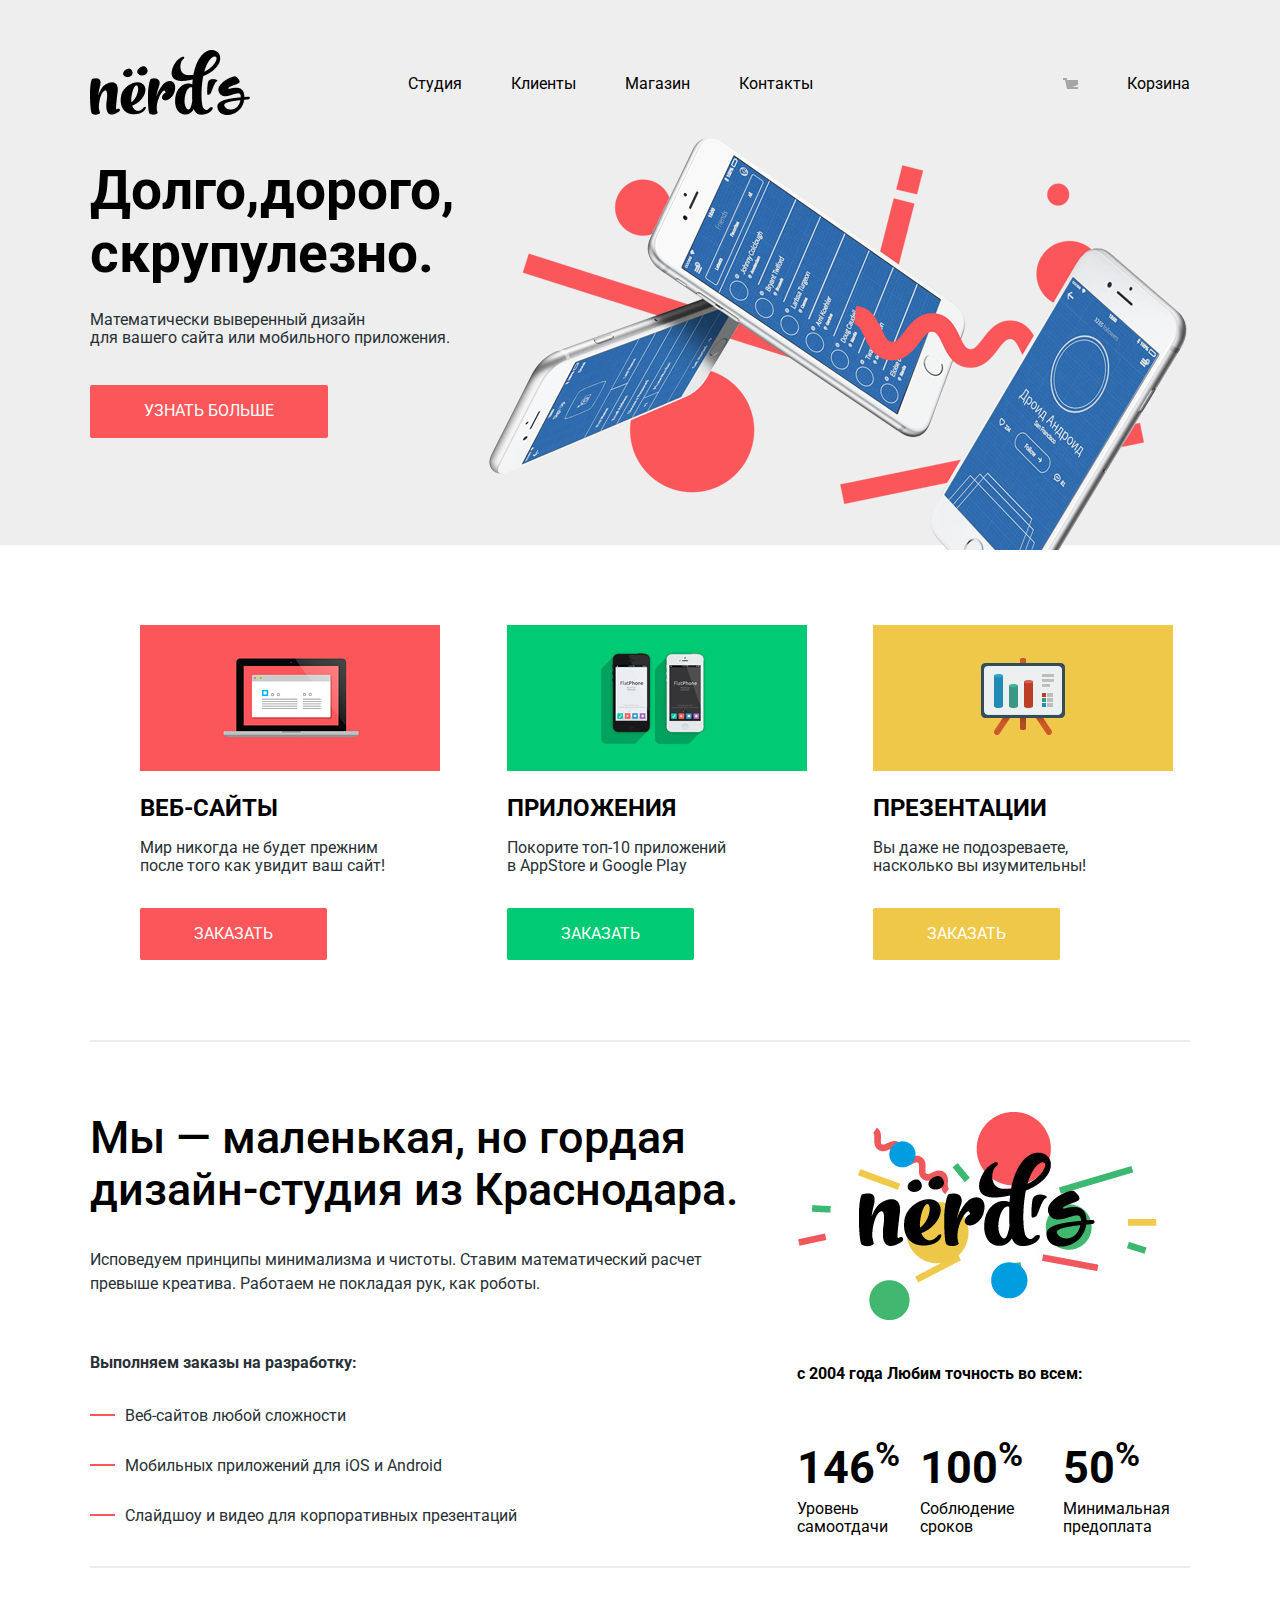
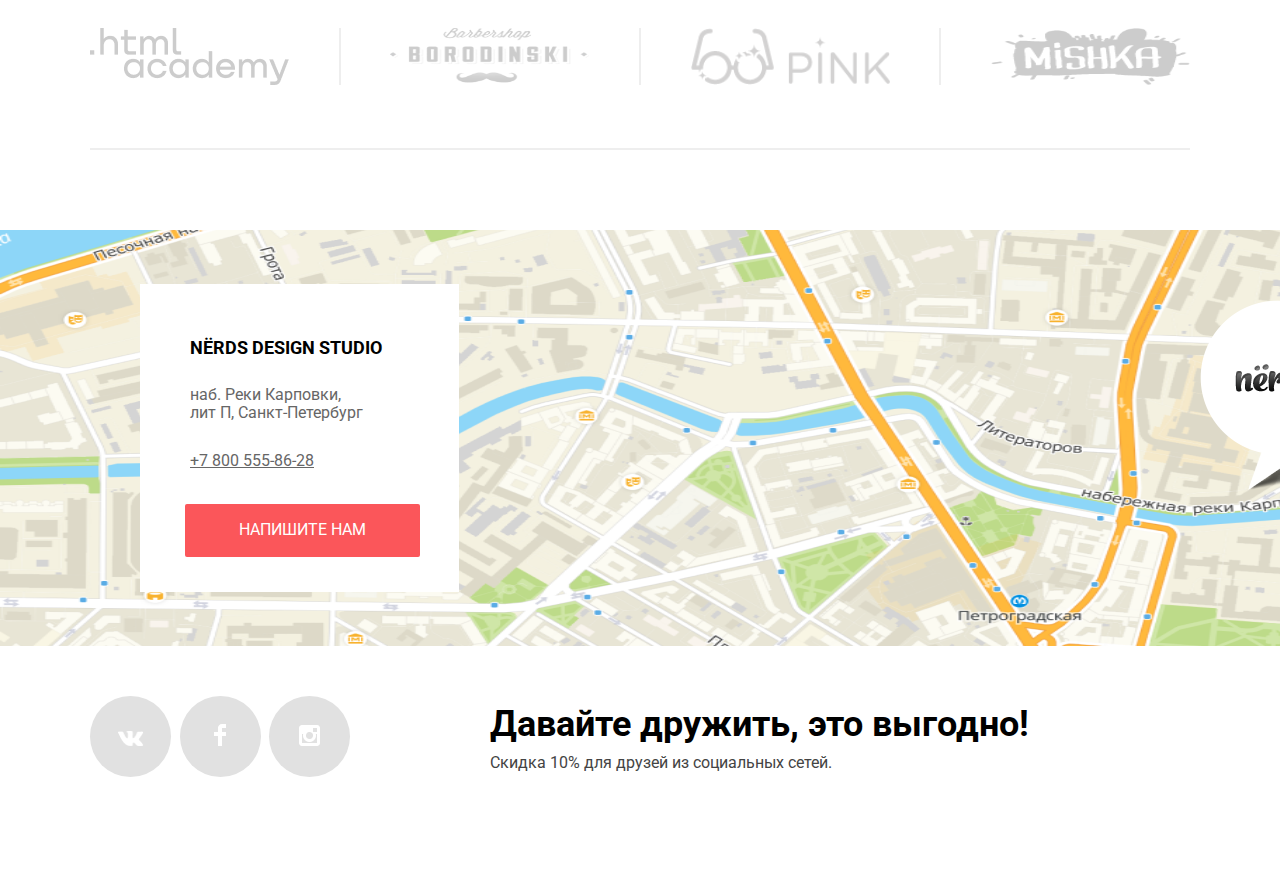
<file: index.html>
<!DOCTYPE html>
<html lang="ru">
<head>
    <meta charset="UTF-8">
    <meta http-equiv="X-UA-Compatible" content="IE=edge">
    <meta name="viewport" content="width=device-width, initial-scale=1.0">
    <link rel="stylesheet" href="Normalize.css">
    <link rel="stylesheet" href="style.css">
    <link rel="preconnect" href="https://fonts.googleapis.com">
<link rel="preconnect" href="https://fonts.gstatic.com" crossorigin>
<link href="https://fonts.googleapis.com/css2?family=Roboto:wght@400;500;700&display=swap" rel="stylesheet">
    <title>nerds </title>
</head>
<body>
    <!-- nav-->
 <header class="header">
     <div class="conteiner">
         <div class="header__inner">
             <div class="header__logo">
                 <img src="img/nerds-logo.png" alt="logo">
             </div>
             <div class="nav">
                 <a class="nav__link" href="">Студия</a>
                 <a class="nav__link" href="">Клиенты</a>
                 <a class="nav__link" href="">Магазин</a>
                 <a class="nav__link" href="">Контакты</a>
                 <img class="corz_logo" src="img/Shape.png" alt="">
                 <a class="nav__link basket" href="">Корзина</a>

             </div>

         </div>

     </div>
 </header>
<!-- intro-->
<div class="intro">
    <div class="conteiner">
        <div class="intro__inner">
         <div class="info">
            <h4 class="intro__title">Долго,дорого,<br>скрупулезно.</h4>
             <p class="intro__subtitle">Математически выверенный дизайн <br>для вашего сайта или мобильного приложения.</p>
             <a class="btn btn--red" href="#">УЗНАТЬ БОЛЬШЕ</a>
         </div>
         <div>
            <img src="img/nerds-index-slide1 1.png" alt="слайд нердс">

         </div>
        </div >
    </div>
</div>
<!-- services-->
<div class="conteiner">
   <div class="services">
       <div class="services__item">
           <img class="services__icon" src="img/illustration-1 1.jpg" width="300px" height="146px" alt="илюстрация 1">
           <h3 class="services__title">Веб-сайты</h3>
           <p class="services__text">Мир никогда не будет прежним<br> после того как увидит ваш сайт!</p>
           <a class="btn btn--red" href="#">Заказать</a>
       </div>
       <div class="services__item">
        <img class="services__icon" src="img/illustration-2 1.jpg" width="300px" height="146px" alt="илюстрация 2">
        <h3 class="services__title">Приложения</h3>
        <p class="services__text">Покорите топ-10 приложений <br>в AppStore и Google Play</p>
        <a class="btn btn--green" href="#">Заказать</a>
    </div>
    <div class="services__item">
        <img class="services__icon" src="img/illustration-3 1.jpg" width="300px" height="146px" alt="илюстрация 3">
        <h3 class="services__title">Презентации</h3>
        <p class="services__text">Вы даже не подозреваете, <br>насколько вы изумительны!</p>
        <a class="btn btn--yellow" href="#">Заказать</a>
    </div>
   </div>
</div>
<!-- basic-->
<div class="conteiner">
    <div class="basic__item">
        <div class="basic__logo">
            <h2 class="basic__title">Мы — маленькая, но гордая<br> дизайн-студия из Краснодара.</h2>
            <p class="basic__text">Исповедуем принципы минимализма и чистоты. Ставим математический расчет<br>превыше креатива. Работаем не покладая рук, как роботы. </p>
            <h4 class="basic__heading">Выполняем заказы на разработку:</h4>
            <ul class="basic__list">
                <li class="castom">Веб-сайтов любой сложности</li>
                <li class="castom">Мобильных приложений для iOS и Android</li>
                <li class="castom">Слайдшоу и видео для корпоративных презентаций</li>
            </ul>
        </div>
        <div class="basic__logo">
            <img src="img/nerds-illustration 1.png" width="360px" height="208px" alt="ilustrazia">
            <h4 class="basic__headin">с 2004 года Любим точность во всем:</h4>
            <div class="basic__proz">
                <div class="">
                    <h2 class="basic__big">146<sup>%</sup></h2>
                    <p class="basic__mini">Уровень<br>самоотдачи</p>
                </div>
                <div class="basic__groop">
                    <h2 class="basic__big">100<sup>%</sup></h2>
                    <p class="basic__mini">Соблюдение <br>сроков</p>
                </div>
                <div class="basic__groop">
                    <h2 class="basic__big">50<sup>%</sup></h2>
                    <p class="basic__mini">Минимальная<br>предоплата </p>
                </div>
            </div>
        </div>
    </div>
</div>
<!-- logo block------------------------------------>
<div class="conteiner">
    <div class="logo__block">
        <div class="logo__frech">
            <img class="logo__school" src="img/logo_htmlacademy 1.png" alt="logo-school" width="199px" height="57px">
            <img class="" src="img/line.png" alt="logo-school" width="2px" height="57px">
            <img class="logo__school" src="img/logo-2 1.png" alt="logo-school" width="199px" height="57px">
            <img class="" src="img/line.png" alt="logo-school" width="2px" height="57px">
            <img class="logo__school" src="img/logo-3 1.png" alt="logo-school" width="199px" height="57px">
            <img class="" src="img/line.png" alt="logo-school" width="2px" height="57px">
            <img class="logo__school" src="img/logo-4 1.png" alt="logo-school" width="199px" height="57px">
        </div>
    </div>
</div>
<!-- cards------------------------------------>
<div class="contain">
    <div class="cards">
        <div class="cards__block">
            <div class="cards__contackt">
                <h3 class="contackt__title">NЁRDS DESIGN STUDIO</h3>
                <p class="contackt__adres">наб. Реки Карповки, <br> лит П, Санкт-Петербург</p>
                <a class="contack__tel" href="tel:+7 800 555-86-28">+7 800 555-86-28</a>
                <a class="bt btn--red"href="#">Напишите нам</a>
            </div>
            <div class="cards__marker">
                <img src="img/map-marker 1.png" width="231px" height="190px" alt="marker">
            </div>
            <div class="cards__cart">
                <img src="img/cards.png" width="2023px" height="416px" alt="karta">
            </div>
        </div>
    </div>
</div>
<!------- footer------------------------------------->
<div class="conteiner">
    <div class="footer__inner">
        <div class="footer__sozial">
            <a class="footer__vk"  href="#">
                <img  src="img/vk.png" width="26px" height="15px" alt="vk">
            </a>
            <a class="footer__fsb" href="#">
                <img  src="img/fsb.png" width="12px" height="22px" alt="fsb">
            </a>
            <a class="footer__inst"  href="#">
                <img  src="img/inst.png" width="21px" height="21px" alt="inst">
            </a>

        </div>
        <div class="footer__logo">
            <h2 class="footer__slogan">Давайте дружить, это выгодно!</h2>
            <p class="footer__sale">Скидка 10% для друзей из социальных сетей.</p>
        </div>
    </div>
</div>



</body>
</html>
</file>
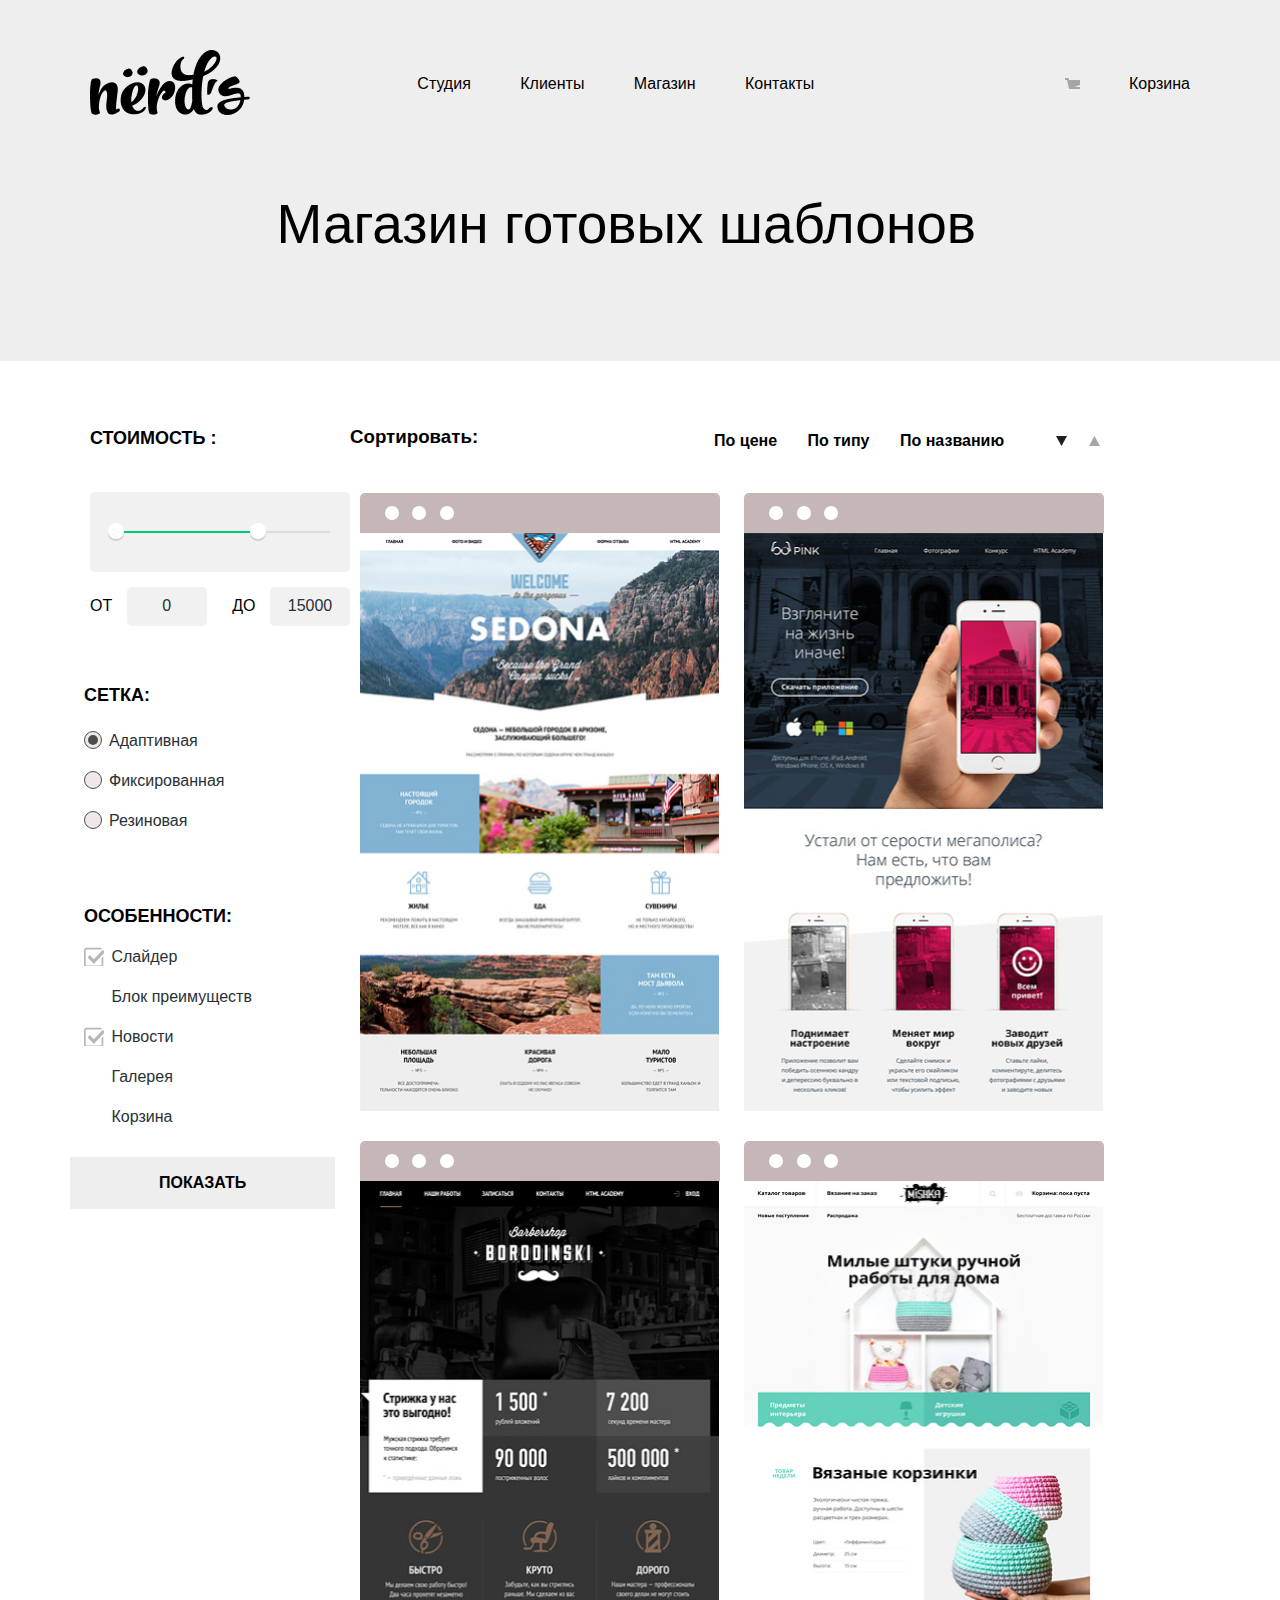
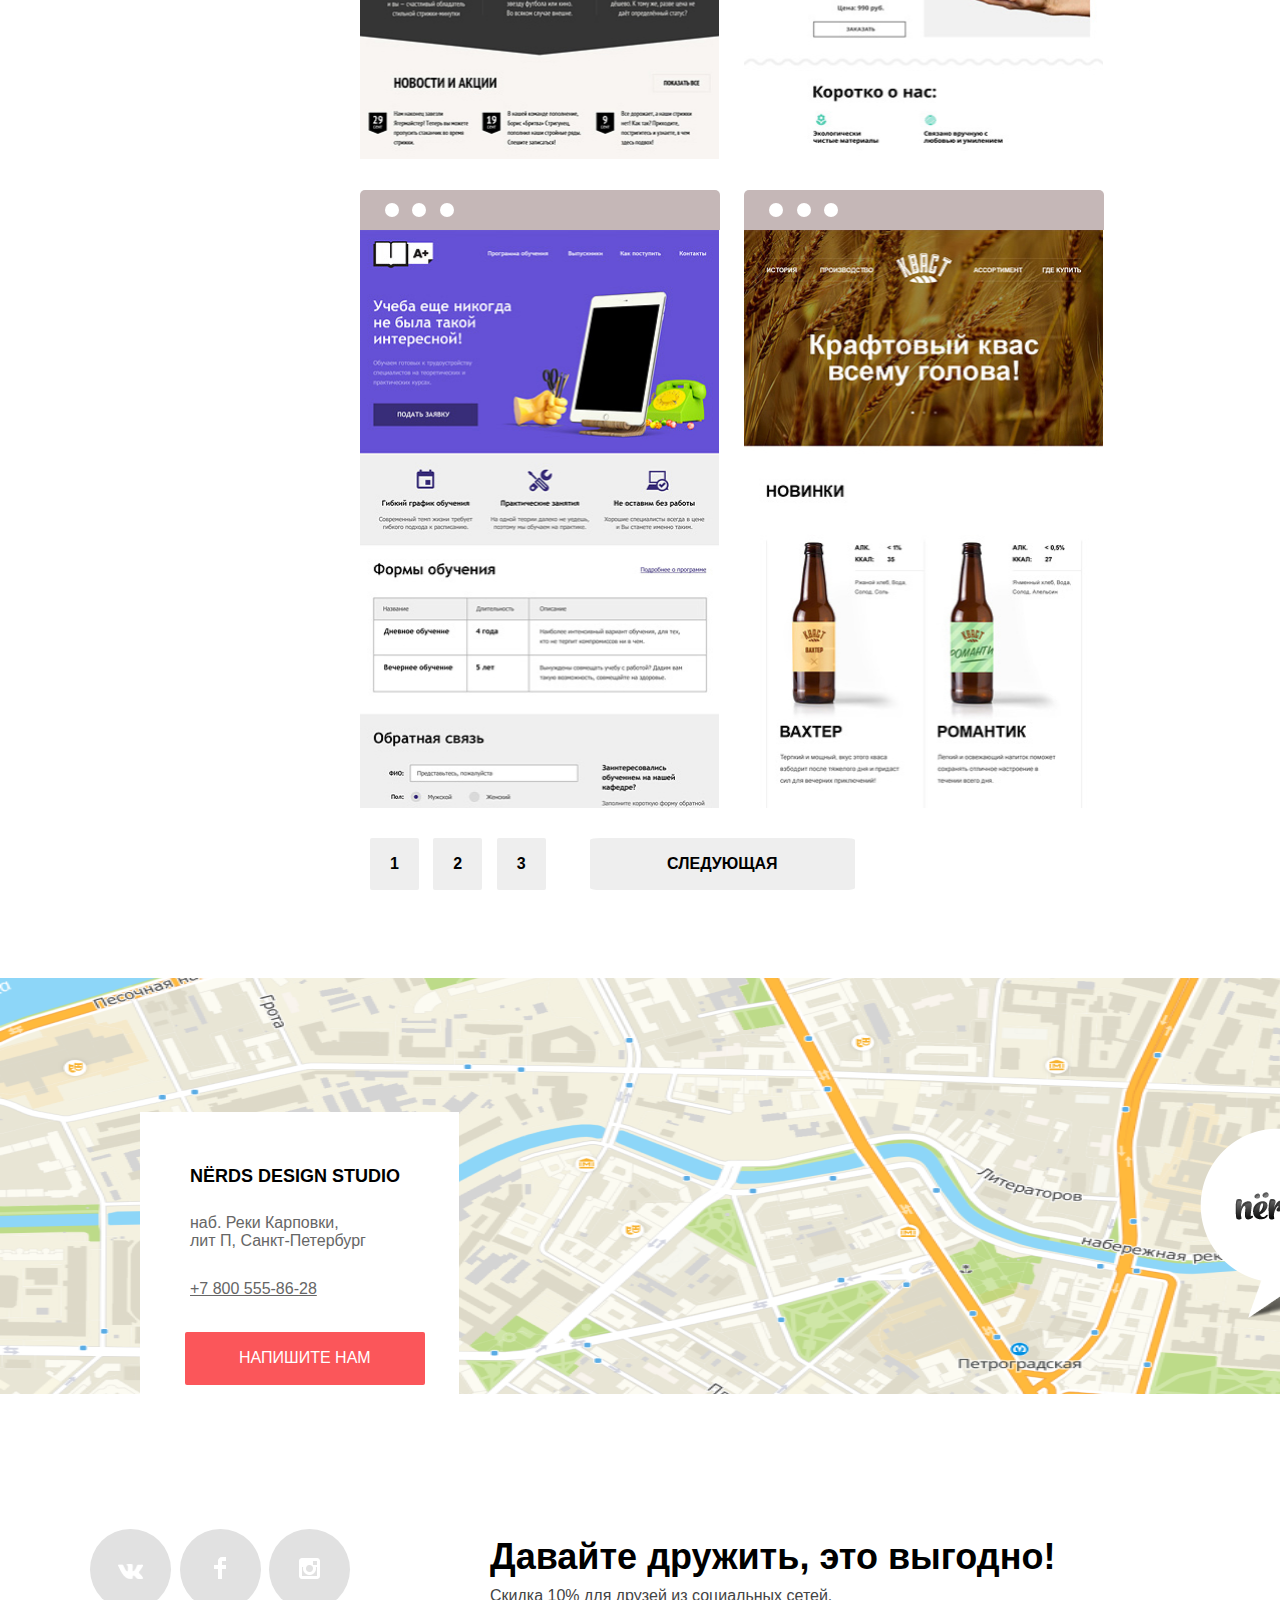
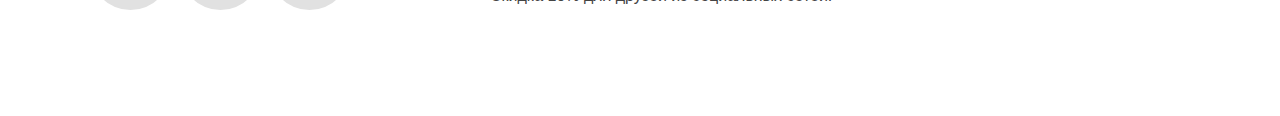
<file: catalog.html>
<!DOCTYPE html>
<html lang="ru">

<head>
    <meta charset="UTF-8">
    <meta http-equiv="X-UA-Compatible" content="IE=edge">
    <meta name="viewport" content="width=device-width, initial-scale=1.0">
    <link rel="stylesheet" href="Normalize.css">
    <link rel="stylesheet" href="style.css">
    <title>nerds </title>
</head>

<body>
<!-- nav-->
<header class="head">
    <div class="conteiner">
        <div class="header__inner">
            <div class="header__logo">
                <img src="img/nerds-logo.png" alt="logo">
            </div>
            <div class="nav">
                <a class="nav__link" href="">Студия</a>
                <a class="nav__link" href="">Клиенты</a>
                <a class="nav__link" href="">Магазин</a>
                <a class="nav__link" href="">Контакты</a>
                <img class="corz_logo" src="img/Shape.png" alt="">
                <a class="nav__link basket" href="">Корзина</a>
            </div>
        </div>
    </div>
    <!--title--nav-->
<div class="title__catalog">
  <div class="conteiner">
    <div class="title__catalog__name">
      <h3 class="name__inner">Магазин готовых шаблонов</h3>
    </div>
  </div>
</div>
   <!--main-->
  <div class="main__inner">
    <div class="conteiner main__inner-container">
      <section class="filters">
        <div class="polzunok">
          <form action="" method="get">
            <fieldset class="filter-item">
              <legend class="filters-item__logo">Стоимость :</legend>
              <div class="range-filters">
                <div class="range-controls">
                  <div class="scale">
                    <div class="bar"></div>
                  </div>
                  <div class="toggle toggle-min" tabindex="0"></div>
                  <div class="toggle toggle-max" tabindex="0"></div>

                </div>
                <div class="prise-controls">
                  <label for="" class="min-price">
                    от <input type="text" name="min-price" value="0">
                  </label>
                  <label for="" class="max-price">
                    до <input type="text" name="max-price" value="15000">
                  </label>
                </div>
              </div>
            </fieldset>
          </form>
        </div> <!-- filters tovar-->
        <div class="filters__tovar">
          <div class="filters__grid">
            <form action="" method="get">
              <fieldset class="filter-tovar">
               <legend class="filter-tovar__title">Сетка:</legend>
               <ul class="list__toch">
                 <li class="checkbox__grid">
                   <input class="input__checkbox__grid" type="checkbox" name="adaptiv" id="adaptiv" checked>
                   <label class="label__checkbox__grid" for="adaptiv">Адаптивная</label>
                 </li>
                 <li class="checkbox__grid">
                  <input class="input__checkbox__grid" type="checkbox" name="fixed" id="fixed" >
                  <label class="label__checkbox__grid" for="fixed">Фиксированная</label>
                </li>
                <li class="checkbox__grid">
                  <input class="input__checkbox__grid" type="checkbox" name="Rubber" id="Rubber" >
                  <label class="label__checkbox__grid" for="Rubber">Резиновая</label>
                </li>
               </ul>
               <legend class="filter-tovar__title">Особенности:</legend>
               <ul class="list__toch">
                 <li class="checkbox__peculiarities">
                   <input class="input__checkbox__peculiarities" type="checkbox" name="slide" id="slide" checked>
                   <label class="label__checkbox__peculiarities" for="slide">Слайдер</label>
                 </li>
                 <li class="checkbox__peculiarities">
                  <input class="input__checkbox__peculiarities" type="checkbox" name="block__priemuhestv" id="block__priemuhestv" >
                  <label class="label__checkbox__peculiarities" for="block__priemuhestv">Блок преимуществ</label>
                </li>
                <li class="checkbox__peculiarities">
                  <input class="input__checkbox__peculiarities" type="checkbox" name="News" id="News" checked >
                  <label class="label__checkbox__peculiarities" for="News">Новости</label>
                </li>
                <li class="checkbox__peculiarities">
                  <input class="input__checkbox__peculiarities" type="checkbox" name="Gallery" id="Gallery" >
                  <label class="label__checkbox__peculiarities" for="Gallery">Галерея</label>
                </li>
                <li class="checkbox__peculiarities">
                  <input class="input__checkbox__peculiarities" type="checkbox" name="Basket" id="Basket" >
                  <label class="label__checkbox__peculiarities" for="Basket">Корзина</label>
                </li>
               </ul>
              </fieldset>
              <button class="button__chekbox" type="submit">ПОКАЗАТЬ</button>
            </form>
          </div>
        </div>

      </section> <!--cards tovar--------------->
      <section class="product">
        <div class="filters__catalog">
          <div class="pokaz">
            <h3 class="pokaz__catalog">Сортировать:</h3>
          </div>
          <div class="sortirovka">
           <ul class="sortirovka__list">
             <li class="sortirovka__list-li">
               <h4>По цене</h4>
             </li>
             <li class="sortirovka__list-li">
               <h4>По типу</h4>
              </li>
             <li class="sortirovka__list-li">
               <h4>По названию</h4>
              </li>
              <li class="sortirovka__list-list"><img src="img/bottom.svg" alt="bottom" width="11px" height="10px"></li>
              <li class="sortirovka__list__li"><img src="img/top.svg" alt="top" width="11px" height="10px"></li>
           </ul>
          </div>
        </div>
        <div class="product-wrapper">
          <div class="product__cards">
            <div class="product__header">
            <ul class="product__header-list">
              <li class="product__header-slider"></li>
              <li class="product__header-slider"></li>
              <li class="product__header-slider"></li>
            </ul>
          </div>
            <div class="product__img">
              <img src="img/sedona -slider.jpg" alt="sedona-slaid" width="359px" height="578px">
            </div>
            <div class="product__footer">
              <h4 class="product__footer-logo">Sedona</h4>
              <p class="product__footer-text">Информационный сайт <br>для туристов</p>
              <button class="product__footer-button">9 900 ₽</button>
            </div>
          </div>
        </div>
        <div class="product-wrapper">
          <div class="product__cards">
            <div class="product__header">
            <ul class="product__header-list">
              <li class="product__header-slider"></li>
              <li class="product__header-slider"></li>
              <li class="product__header-slider"></li>
            </ul>
          </div>
            <div class="product__img">
              <img src="img/img-pink 1.jpg" alt="pink-app" width="359px" height="578px">
            </div>
            <div class="product__footer">
              <h4 class="product__footer-logo">Pink App</h4>
              <p class="product__footer-text">Продуктовый лендинг<br>приложения для iOS и Android</p>
              <button class="product__footer-button">9 900 ₽</button>
            </div>
          </div>
        </div>
        <div class="product-wrapper">
          <div class="product__cards">
            <div class="product__header">
            <ul class="product__header-list">
              <li class="product__header-slider"></li>
              <li class="product__header-slider"></li>
              <li class="product__header-slider"></li>
            </ul>
          </div>
            <div class="product__img">
              <img src="img/img-barbershop 1.jpg" alt="barberchop" width="359px" height="578px">
            </div>
          </div>
        </div>
        <div class="product-wrapper">
          <div class="product__cards">
            <div class="product__header">
            <ul class="product__header-list">
              <li class="product__header-slider"></li>
              <li class="product__header-slider"></li>
              <li class="product__header-slider"></li>
            </ul>
          </div>
            <div class="product__img">
              <img src="img/img-mishka 1.jpg" alt="img-mishka" width="359px" height="578px">
            </div>
            </div>
          </div>
          <div class="product-wrapper">
            <div class="product__cards">
              <div class="product__header">
              <ul class="product__header-list">
                <li class="product__header-slider"></li>
                <li class="product__header-slider"></li>
                <li class="product__header-slider"></li>
              </ul>
            </div>
              <div class="product__img">
                <img src="img/img-aplus 1.jpg" alt="img-aplus" width="359px" height="578px">
              </div>
              </div>
           </div>
           <div class="product-wrapper">
            <div class="product__cards">
              <div class="product__header">
              <ul class="product__header-list">
                <li class="product__header-slider"></li>
                <li class="product__header-slider"></li>
                <li class="product__header-slider"></li>
              </ul>
            </div>
              <div class="product__img">
                <img src="img/img-kvast 1.jpg" alt="img-kvast" width="359px" height="578px">
              </div>
              <div class="product__footer">
                <h4 class="product__footer-logo">КВАСТ</h4>
                <p class="product__footer-text">Промо-сайт производителя<br>крафтового кваса</p>
                <button class="product__footer-button">9 900 ₽</button>
              </div>
            </div>
          </div><!-------toh--------->
          <div class="toh">
            <ul class="toh__ul">
              <li class="toh_list">1</li>
              <li class="toh_list">2</li>
              <li class="toh_list">3</li>
              <button class="toh__button">Следующая</button>
            </ul>
          </div>
        </div>
      </section>
    </div>
  </div>
<!-- cards------------------------------------>
 <div class="contain__inner">
  <div class=".contain__catalog">
    <div class="cards">
        <div class="cards__block">
            <div class="cards__contackt">
                <h3 class="contackt__title">NЁRDS DESIGN STUDIO</h3>
                <p class="contackt__adres">наб. Реки Карповки, <br> лит П, Санкт-Петербург</p>
                <a class="contack__tel" href="tel:+7 800 555-86-28">+7 800 555-86-28</a>
                <a class="bt btn--red"href="#">Напишите нам</a>
            </div>
            <div class="cards__marker">
                <img src="img/map-marker 1.png" width="231px" height="190px" alt="marker">
            </div>
            <div class="cards__cart">
                <img src="img/cards.png" width="2023px" height="416px" alt="karta">
            </div>
        </div>
    </div>
  </div>

  <!------- footer------------------------------------->
  <div class="conteiner">
    <div class="footer__inner">
        <div class="footer__sozial">
            <a class="footer__vk"  href="#">
                <img  src="img/vk.png" width="26px" height="15px" alt="vk">
            </a>
            <a class="footer__fsb" href="#">
                <img  src="img/fsb.png" width="12px" height="22px" alt="fsb">
            </a>
            <a class="footer__inst"  href="#">
                <img  src="img/inst.png" width="21px" height="21px" alt="inst">
            </a>

        </div>
        <div class="footer__logo">
            <h2 class="footer__slogan">Давайте дружить, это выгодно!</h2>
            <p class="footer__sale">Скидка 10% для друзей из социальных сетей.</p>
        </div>
    </div>
  </div>
</div>
</header>



</html>
</file>
<file: style.css>
body{
    margin: 0;
    font-family: 'Roboto', sans-serif;
}
*{
    box-sizing: border-box;
}
h1,h2,h3,h4,h5,h6{
    margin: 0;
}
p{
    margin:0 0 10px;
}



/* container      */
.conteiner{
    width: 100%;
    max-width: 1100px;
    margin: 0 auto;
}




.header{
    width: 100%;
    height: 119px;
    background-color:#EEEEEE;
    ;
    position: absolute;
    top: 0;
    left: 0;
    z-index: 1000;

}

.header__inner{
 display: flex;
 justify-content: space-between;
 padding-top: 49px;
 align-items: center;
}

/* nav        */
.nav{
    font-size: 16px;

}
.nav__link{
    color: #000000;
    text-decoration: none;
    padding-left: 45px;
    transition: opacity .1s linear;

}
.nav__link:hover{
    opacity: 1;
    color: #4b4848;

}
.corz_logo{
    margin-left:246px ;
}
.nav__link::after{
    padding-left: 29px;
}

/* intro        */
.intro{
    height: 545px;
    background-color: #EEEEEE;
    padding-top: 119px;
}
.intro__inner{
    display: flex;
    justify-content: space-between;
}

.intro__title{
    font-size: 55px;
    font-weight: 700;
    color:#000000;
    margin: 0;

}
.info{
    width: 100%;
    max-width: 397px;
    text-align: left;
    margin-top: 40px;
}

.intro__subtitle{
 color:#283136;
 font-size: 16px;
 margin-top: 25px;
 margin-bottom: 38px;

}
/* buttom       */
.btn{
    display: inline-block;
    vertical-align: top;
    font-size: 16px;
    color:#FFFFFF;
    text-transform: uppercase;
    text-decoration: none;
    padding: 17px 54px;
    border-radius: 2px;
    border:0;
    cursor: pointer;
    transition: background .1s
    linear;
}
.btn--red{
    background-color:#FB565A;
}
.btn--red:hover{
    background-color:#d4474a;
}

/* services       */
.services{
  display: flex;
  margin-top: 80px;
  padding-bottom: 80px;
  border-bottom: 2px solid #EEEEEE;
}
.services__item{
    width: 33.3333%;
    text-align: left;
    padding:0 50px;


}


.services__icon{
    margin-bottom: 20px;
}
.services__title{
    margin-bottom: 16px;
    color:#000000;
    font-size: 24px;
    font-weight: 700;
    text-transform: uppercase;
}
.services__text{
    margin-bottom: 32px;
    color: #283136;
    font-size: 16px;
}

.btn--green{
    background-color: #00CA74;
}
.btn--green:hover{
    background-color: #0e6841;
}


.btn--yellow{
    background-color: #EFC849;
}
.btn--yellow:hover{
    background-color: #755c0a;
}

/* basic       */
.basic__item{
  display: flex;
  justify-content: space-between;
  padding-top: 70px;
}
.basic__logo{
    width: 70% 30%;
    text-align: left;
}
.basic__title{
    color: #000000;
    font-size: 45px;
    font-weight: 500;
    margin-bottom: 32px;
}

.basic__text{
    color:#283136;
    font-size: 16px;
    line-height: 24px;
    margin-bottom: 40px;
    padding-bottom: 15px;
}
.basic__heading{
    color:#283136;
    font-size: 16px;
    font-weight: bold;
    line-height: 24px;
}
.basic__list{
    color: #283136;
    font-size: 16px;
    line-height: 50px;
    font-weight: normal;
}

.basic__list{
    list-style: none;
    padding: 0px;
}
.castom{
 padding-left: 35px;
 position: relative;
}
.castom::before{
    content: url(img/Rectangle\ 12.png);
    position:absolute;
    top: -5px;
    left: 0px;



}

.basic__headin{
    padding-top:37px;
}
.basic__headin{
    padding-bottom: 30px;
    font-size: 16px;
    line-height: 24px;
    font-weight: bold;
    color: #000000;
}
.basic__proz{
    display: flex;
    width: 33.3333%;
    align-items:baseline;
    text-align: left;
}
.basic__groop{
    padding: 20px;
}
.basic__big{
    font-size: 45px;
    line-height: 64px;
    font-weight: bold;
}

/* ------------  logo------     */

.logo__block{
    height: 184px;
    border-top: 2px solid #EEEEEE;
    border-bottom: 2px solid #EEEEEE;
}

.logo__frech{
    display: flex;
    justify-content: space-between;
    padding:60px 0px;

}
/* ------------  cards------     */

.contain{
    padding:  80px 0;
    width: 100%;
    max-width: 2023px;
    margin: 0 auto;
    height: 416px;
    position: relative;
    margin-bottom: 2px;
}
.cards__contackt{
    position: absolute;
    left: 140px;
    top: 134px;
    width: 319px;
    height: 308px;
    background-color: #FFFFFF;

}
.contackt__title{
    padding-top: 49px;
    padding-bottom: 23px;
    text-transform: uppercase;
    font-size: 18px;
    font-weight: bold;
    line-height: 30px;
    color:#000000 ;
    padding-left: 50px;
}
.contackt__adres{
    color: #666666;
    font-size: 16px;
    line-height: 18px;
    font-weight: 400;
    text-align: left;
    padding-left: 50px;
    padding-bottom: 20px;
}
.contack__tel{
    color:#666666;
    font-size: 16px;
    line-height: 18px;
    font-weight: 400;
    padding-left: 50px;
    padding-bottom: 37px;
}
.cards__marker{
    position: absolute;
    left: 1200px;
    top:150px;
}
.cards__cart{
    margin: 0px;
    padding: 0px;
  width: 2023;
}
.bt{
    position: absolute;
    top:220px;
    left:45px;
    display: inline-block;
    vertical-align: top;
    font-size: 16px;
    color:#FFFFFF;
    text-transform: uppercase;
    text-decoration: none;
    padding: 17px 54px;
    border-radius: 2px;
    border:0;
    cursor: pointer;
    transition: background .1s
    linear;
}
.btn--red{
    background-color:#FB565A;
}




/* -------footer---------------*/

.footer__inner{
    height: 217px;
    position: relative;
    margin-top: 100px;
    display: flex;
    width: 1100px;
    text-align: center;
}
.footer__sozial{
    width: 400px;
    display: flex;
    justify-content: space-between;
}
.footer__vk{
    width: 81px;
    height: 81px;
    background:#E1E1E1;
    border-radius: 50%;
    text-align: center;
    line-height: 90px;
    margin-top: 30px;
    transition: background .1s
    linear;
}
.footer__vk:hover{
    background-color: #D7373B;
}
.footer__fsb{
    width: 81px;
    height: 81px;
    background-color:#E1E1E1 ;
   border-radius: 50%;
   text-align: center;
   line-height: 90px;
   margin-top: 30px;
   transition: background .1s
    linear;
}
.footer__fsb:hover{
    background-color: #D7373B;
}
.footer__inst{
    width: 81px;
    height: 81px;
    background-color:#E1E1E1;
    border-radius: 50%;
    text-align: center;
    line-height: 90px;
    margin-right: 140px;
    margin-top: 30px;
    transition: background .1s
    linear;
}
.footer__inst:hover{
    background-color: #D7373B;
}

.footer__logo{

    flex: none;
  text-align: center;
}
.footer__slogan{
    font-size: 36px;
    line-height: 36px;
    font-weight: 700;
    color:#000000;
    margin-bottom: 10px;
    padding-top: 40px;
}
.footer__sale{
  text-align: left;
  color: #444444;
  font-size: 16px;
  line-height: 22px;
  font-weight: 400;
}
/*----- catalog-------*/
/*----- header catalog----------*/
.head{
  width: 100%;
  height: 119px;
  background-color:#EEEEEE;
  position: relative;
}
/*----- <title--nav-->-------*/
.title__catalog{
  min-height: 242px;
  background-color:#EEEEEE ;
}
.title__catalog__name{
width: 727px;
margin: 0 auto;
padding-top: 78px;
}
.name__inner{
  font-weight: 500;
  font-size: 55px;
  line-height: 55px;
  color: #000000;
}

/*----- main-------*/

.main__inner{
  position: relative;
  height: 2217px;
  display: flex;
  justify-content: space-between;
}
.filter-item{
  margin: 0;
  padding: 0;
  border:none;
}
.filters{
  display: inline-block;
  height:auto;

}
.filters-item__logo{
  font-size: 18px;
  line-height: 30px;
  font-weight: 700;
  text-transform: uppercase;
  padding-top: 65px;
}
.range-filters{
  width: 260px;
  margin-top: 42px;
}

.filter-item legend{
  font-size: 18px;
  line-height: 24px;
  text-transform: uppercase;
  font-weight: 700;
}
.range-controls{
position: relative;
height: 80px;
border-radius: 5px;
background-color: #f1f1f1;
margin-bottom: 15px;
padding-top: 39px;
padding-left: 20px;
padding-right: 20px;
}

.range-controls .scale{
  height: 2px;
  background: #d7dcde;
}

.range-controls .bar{
  width: 70%;
  height: 2px;
  background:#00ca74 ;
}
.range-controls .toggle{
  position: absolute;
  top: 31px;
  left: 0;
  width: 4px;
  height: 4px;
  padding: 0;
  border: 8px solid #ffffff;
  background-color: #ababab;
  border-radius: 50%;
  box-shadow: 0 2px 1px 0 #cfcfcf;
  cursor: pointer;
}
.range-controls .toggle-min{
  left:18px;
}
.range-controls .toggle-max{
  left:160px;
}
.prise-controls{
  display: flex;
  justify-content: space-between;
}
.prise-controls label{
  text-transform: uppercase;
  font-size: 16px;
}
.prise-controls input{
  font-size: inherit;
  font-family: inherit;
  width: 80px;
  padding: 10px;
  margin-left: 10px;
  text-align: center;
  color: #283136;
  border: none;
  border-radius: 5px;
  background: #f1f1f1;
}
/*-----filters__tovar------*/

li{
  list-style-type: none;
}
.filter-tovar{
  border: none;
}
/*-----list grid------*/
.checkbox__grid{
  position: relative;
  padding-bottom: 20px;
}
.checkbox__grid:nth-child(3){
  content: "";
  padding-bottom: 0px;
}
.input__checkbox__grid{
 -webkit-appearance: none;
 appearance: none;
 position: absolute;
}
.label__checkbox__grid{
  font-size: 16px;
  font-weight: 400;
  line-height: 20px;
  color: #283136;
  padding-left: 25px;
  cursor: pointer;
}
.label__checkbox__grid::before{
  content: "";
  display: block;
  width: 16px;
  height: 16px;
  border: 1px solid #4D4D4D;
  background-color: #eee8e8;
  border-radius: 50%;
  position: absolute;
  top: 0;
  left: 0;
  z-index: 1;

}
.label__checkbox__grid::after{
  content: "";
  display: block;
  width: 10px;
  height: 10px;
  background-color:#4D4D4D ;
  border-radius: 50%;
  position: absolute;
  top: 4px;
  left: 4px;
  z-index: 2;
  opacity: 0;
}

.input__checkbox__grid:checked + .label__checkbox__grid::after{
  opacity: 1;
}
.filter-tovar__title{
  font-size: 18px;
  line-height: 30px;
  font-weight: 700;
  color: #000000;
  text-transform: uppercase;
  padding-top: 54px;

}

/*-----checkbox__peculiarities------*/
.checkbox__peculiarities{
  position: relative;
  margin-bottom: 20px;
}
.input__checkbox__peculiarities{
  -webkit-appearance: none;
  appearance: none;
}
.label__checkbox__peculiarities{
  font-size: 16px;
  line-height: 20px;
  font-weight: 400;
  color:#283136;
  padding-left: 23px;
  cursor: pointer;

}
.label__checkbox__peculiarities::before{
  content: "";
  display: block;
  width: 20px;
  height: 20px;
  border-radius: 10%;
  background-color: white;
  position: absolute;
  top: 0;
  left: 0;
  z-index: 1;
}
.label__checkbox__peculiarities::after{
  content: "";
  display: block;
  width: 20px;
  height: 20px;
  background: url("img/checkbox-on.svg") no-repeat;
  background-size: 21px 23px;
  position: absolute;
  top: -1px;
  left: 0;
  z-index: 2;
  opacity: 0;
}

.input__checkbox__peculiarities:checked + .label__checkbox__peculiarities::after{
  opacity: 1;
}

/*-----filters------*/
.filters{
  max-width: 400px;
  display: flex;
  justify-content: flex-start;
  flex-direction: column;
}
.filters__tovar{
  display: flex;
  flex-direction: column;
  justify-content: flex-start;
  margin-left: -20px;
}
.list__toch{
  margin-left: -40px;
}
/*-----button__chekbox------*/
.button__chekbox{
  font-size: 16px;
  font-weight:bold ;
  line-height: 18px;
  text-transform: uppercase;
  align-items: center;
  padding: 17px 89px;
  border: none;
  background-color: #EEEEEE;
  cursor: pointer;
}
.button__chekbox:hover{
  background-color: #423a3a;
  color: #FFFFFF;
  transition-duration: 0.3s;;
}
/*-----cards tovar------*/
.filters__catalog{
  display: flex;
  justify-content: space-between;
  flex-wrap: wrap;
  max-width: 750px;
  margin-top: 55px;
}
.sortirovka__list li{
  list-style-type: none;
  display: inline-block;
}
.pokaz__catalog{
  display: inline-block;
  padding-top: 10px;
}
.sortirovka__list-li{
  margin-right: 26px;
  cursor: pointer;

}
.sortirovka__list-list{
  margin-left: 21px;
}
.sortirovka__list__li{
  margin-left: 18px;
}
.sortirovka__list-li:hover{
  color: #666666;
}

/*-----product------*/
.product{
  max-width: 800px;
  display: flex;
  flex-wrap: wrap;

}
.product-wrapper{
  height: 620px;
  width: 360px;
  display: inline-block;
  position: relative;
  margin: 10px;
}
.product__header{
  width:360px;
  height: 40px;
  background-color: #c5b7b7;
  border-top-left-radius: 5px;
  border-top-right-radius: 5px;
}
.product__header:hover{
  background-color: #635d5d;
  transition: 0.4s;
}
.product__header-list li{
  list-style-type: none;
  display: inline-block;
}
.product__header-slider{
  width: 14px;
  height: 14px;
  background-color: white;
  border-radius: 50%;
  margin-top: 13px;
  margin-right: 9px;
  cursor: pointer;
}
.product__header-slider:nth-child(1){
margin-left: -15px;
}
.product__footer{
  position: absolute;
  bottom:0;
  left: 0;
  width: 360px;
  height: 230px;
  background-color:#EEEEEE ;
  opacity: 0;
}
.product__footer:hover{
  opacity: 1;
  transition: 0.6s;
}
.product__footer-logo{
  color: #000000;
  font-weight: 700;
  font-size: 18px;
  line-height: 30px;
  text-transform: uppercase;
  text-align: center;
  padding-top: 26px;
  padding-bottom: 12px;
}
.product__footer-text{
  color: #666666;
  font-size: 16px;
  font-weight: 400;
  line-height: 18px;
  text-align: center;
  padding-bottom: 32px;
}
.product__footer-button{
  background-color: #FB565A;
  padding: 17px 72px;
  color: #FFFFFF;
  font-weight: 500;
  line-height: 18px;
  font-size: 16px;
  border-radius: 5%;
  margin-left: 80px;
  border: none;
  cursor: pointer;
}
.product__footer-button:hover{
  background-color: #e2292c;
}
.main__inner section{
  display: inline-block;
}
/*----toh------*/
.toh__ul li{
  list-style-type: none;
  display: inline-block;
}
.toh_list{
  padding: 17px 20px;
  background-color: #EEEEEE;
  color:#000000 ;
  font-size: 16px;
  line-height: 18px;
  font-weight: bold;
  text-align: center ;
  margin: 10px;
  justify-content: center;
  flex-wrap: nowrap;
  border-radius: 4%;
  cursor: pointer;
  transition: 0.6s;
  margin-left: -20px;
  margin-right: 30px;

}
.toh_list:hover{
  background-color: rgb(10, 10, 10);
  color:rgb(235, 226, 226);

}

.toh__button{
  padding: 17px 77px;
  background-color: #EEEEEE;
  color:#000000 ;
  font-size: 16px;
  line-height: 18px;
  font-weight: bold;
  text-align: center ;
  margin: 10px;
  justify-content: center;
  flex-wrap: nowrap;
  border-radius: 4%;
  border: none;
  cursor: pointer;
  transition: 0.6s;
  text-transform: uppercase;
}
.toh__button:hover{
  background-color: rgb(15, 15, 15);
  color: white;
}


/*-----main__inner-container------*/

.main__inner-container{
  display: flex;
}
.contain__catalog{
  width: 100%;
  max-width: 2023px;
  margin: 0 auto;
  height: 416px;
  position: relative;
  margin-bottom: 2px;
  padding-bottom: 80px;

}
.contain__inner{
  position: relative;
}
</file>
